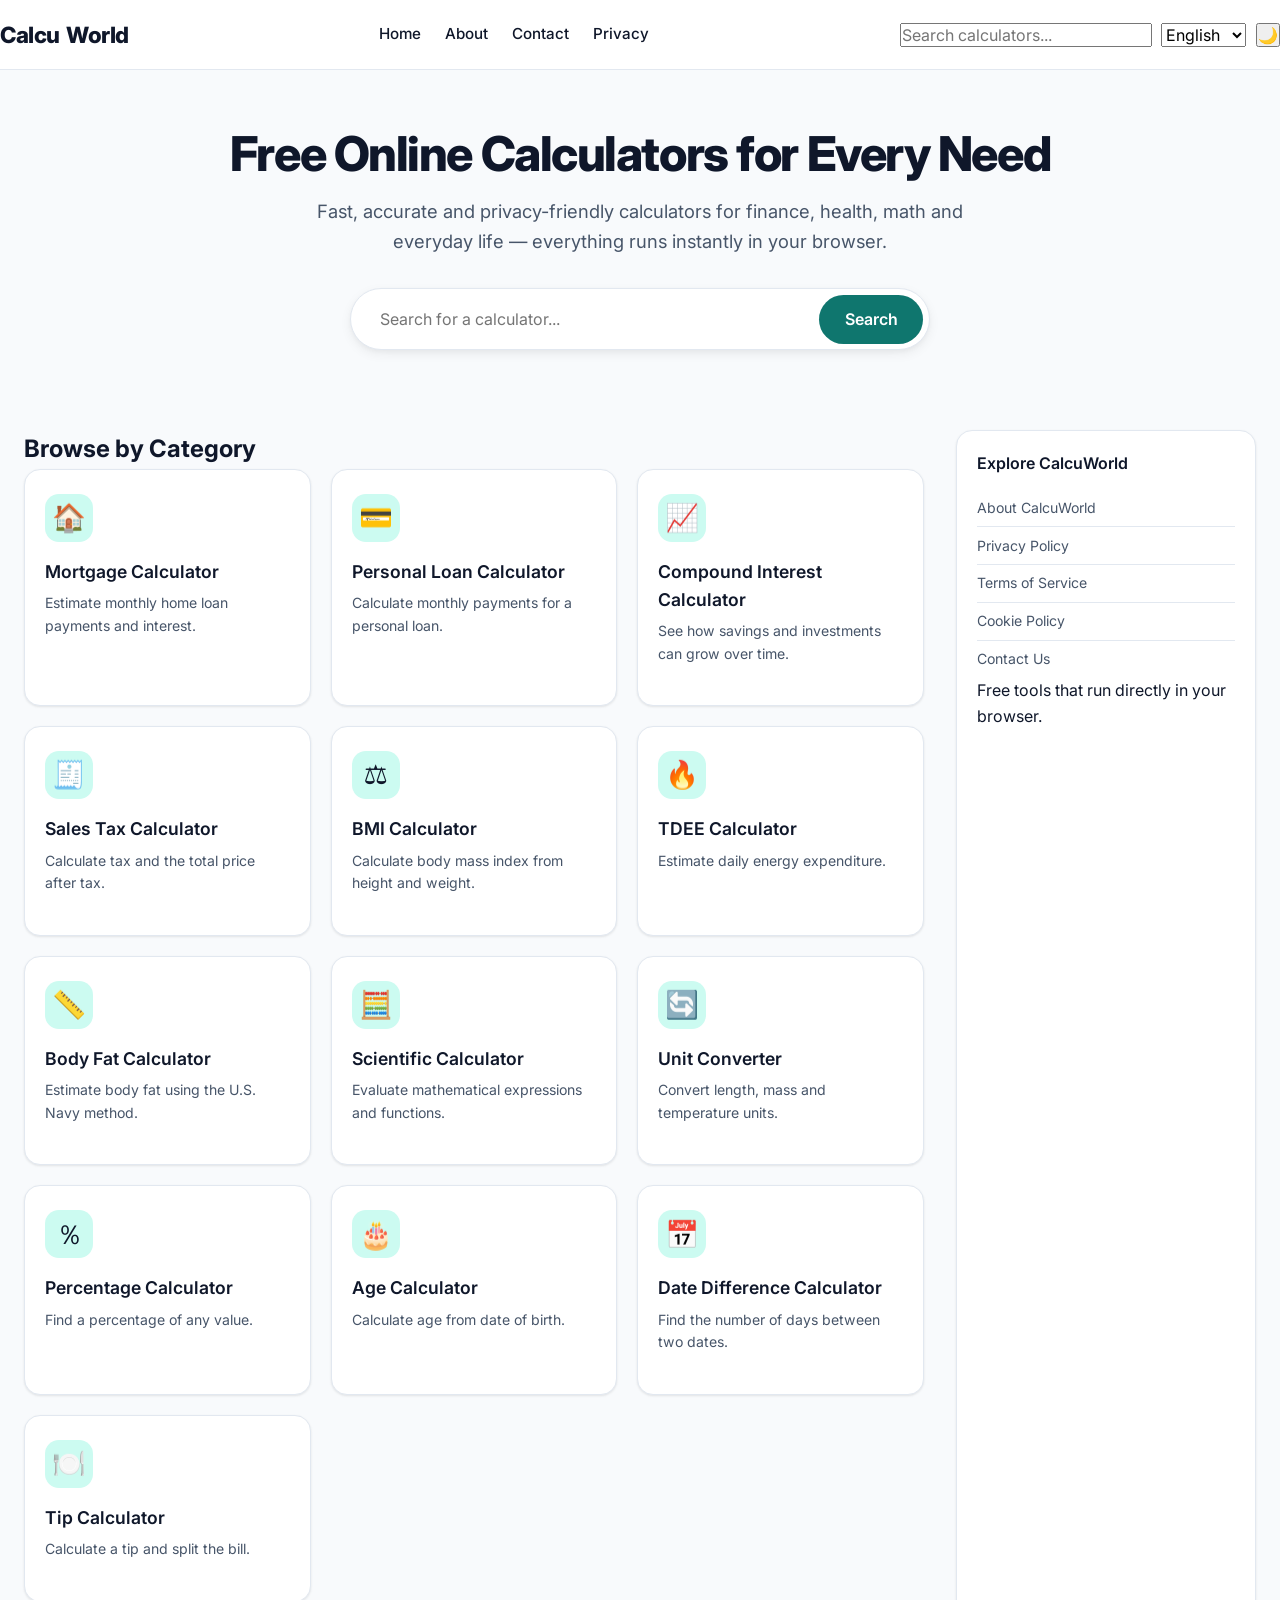
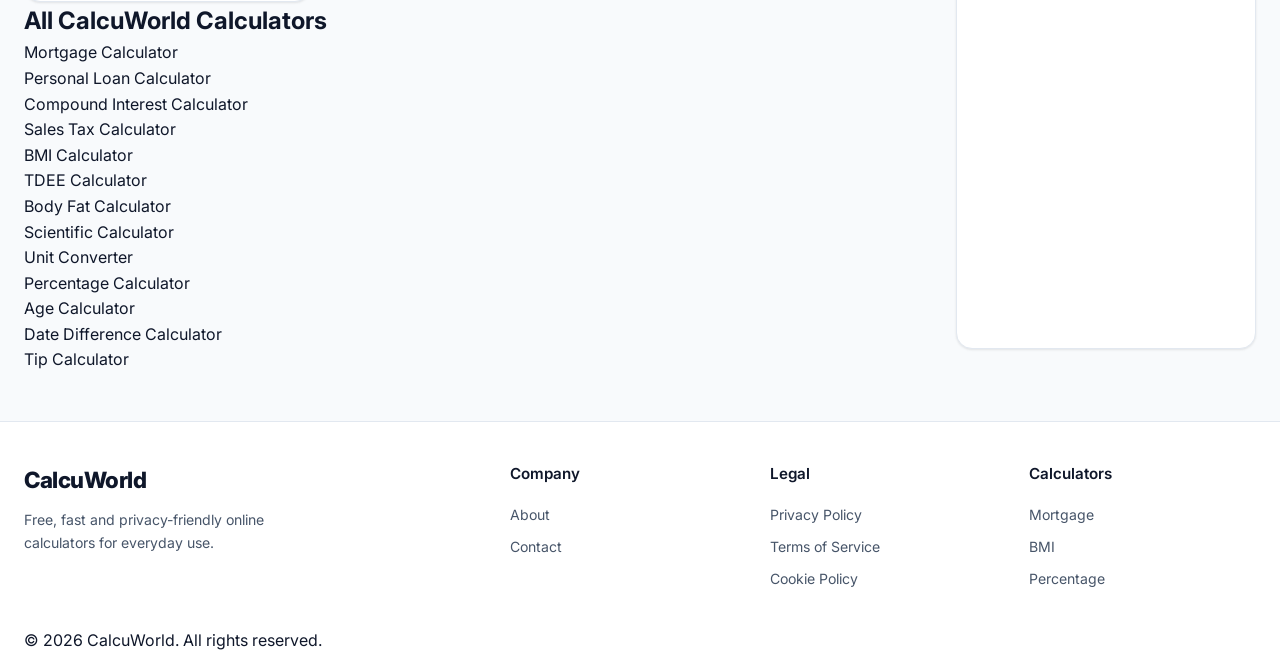
<file: index.html>
<!DOCTYPE html>
<html lang="en" dir="ltr">
<head>
  <meta charset="UTF-8">
  <meta name="viewport" content="width=device-width, initial-scale=1.0">
  <title>CalcuWorld — Free Online Calculators for Finance, Health, Math & Everyday Life</title>
  <meta name="description" content="CalcuWorld offers free online calculators for finance, health, math and everyday life. Calculate mortgage payments, BMI, TDEE, percentages, age and unit conversions instantly.">
  <meta name="author" content="CalcuWorld">
  <meta name="robots" content="index, follow">
  <meta name="theme-color" content="#0f766e">
  <link rel="canonical" href="https://www.calcuworld.xyz/">

  <meta property="og:type" content="website">
  <meta property="og:site_name" content="CalcuWorld">
  <meta property="og:title" content="CalcuWorld — Free Online Calculators">
  <meta property="og:description" content="Free, fast and privacy-friendly online calculators for finance, health, math and everyday life.">
  <meta property="og:url" content="https://www.calcuworld.xyz/">

  <meta name="twitter:card" content="summary">
  <meta name="twitter:title" content="CalcuWorld — Free Online Calculators">
  <meta name="twitter:description" content="Free online calculators for finance, health, math and everyday life.">

  <meta name="google-adsense-account" content="ca-pub-7490970860479342">

  <script async src="https://pagead2.googlesyndication.com/pagead/js/adsbygoogle.js?client=ca-pub-7490970860479342" crossorigin="anonymous"></script>

  <link rel="preconnect" href="https://fonts.googleapis.com">
  <link rel="preconnect" href="https://fonts.gstatic.com" crossorigin>
  <link href="https://fonts.googleapis.com/css2?family=Inter:wght@400;500;600;700;800&display=swap" rel="stylesheet">
  <link rel="stylesheet" href="style.css">

  <link rel="icon" href="data:image/svg+xml,%3Csvg xmlns='http://www.w3.org/2000/svg' viewBox='0 0 100 100'%3E%3Ctext y='.9em' font-size='90'%3E🧮%3C/text%3E%3C/svg%3E">

  <script type="application/ld+json">
  {
    "@context": "https://schema.org",
    "@type": "WebSite",
    "name": "CalcuWorld",
    "url": "https://www.calcuworld.xyz/",
    "description": "Free online calculators for finance, health, math and everyday life."
  }
  </script>
</head>

<body>
  <header class="site-header">
    <div class="container header-inner">
      <a class="logo" href="./" aria-label="CalcuWorld home">
        Calcu<span>World</span>
      </a>

      <button class="mobile-menu-btn" id="mobileMenuBtn" type="button" aria-label="Open menu" aria-expanded="false">
        ☰
      </button>

      <nav class="main-nav" id="main-nav" aria-label="Main navigation">
        <ul class="nav-list">
          <li class="nav-item"><a class="nav-link" href="./">Home</a></li>
          <li class="nav-item"><a class="nav-link" href="about.html">About</a></li>
          <li class="nav-item"><a class="nav-link" href="contact.html">Contact</a></li>
          <li class="nav-item"><a class="nav-link" href="privacy.html">Privacy</a></li>
        </ul>
      </nav>

      <div class="header-actions">
        <input id="globalSearch" type="search" placeholder="Search calculators..." aria-label="Search calculators">

        <select id="langSelect" aria-label="Choose language">
          <option value="en">English</option>
          <option value="ar">العربية</option>
          <option value="es">Español</option>
          <option value="fr">Français</option>
          <option value="de">Deutsch</option>
        </select>

        <button id="themeToggle" type="button" aria-label="Toggle dark mode" aria-pressed="false">
          <span class="theme-icon">🌙</span>
        </button>
      </div>
    </div>
  </header>

  <main>
    <div id="view-home">
      <section class="hero">
        <div class="container hero-inner">
          <h1 class="hero-title" data-i18n="hero.title">
            Free Online Calculators for Every Need
          </h1>

          <p class="hero-subtitle" data-i18n="hero.subtitle">
            Fast, accurate and privacy-friendly calculators for finance,
            health, math and everyday life — everything runs instantly
            in your browser.
          </p>

          <div class="hero-search">
            <input id="heroSearch" type="search" placeholder="Search for a calculator..." aria-label="Search for a calculator">
            <button id="heroSearchBtn" type="button">Search</button>
          </div>
        </div>
      </section>

      <div class="container main-grid">
        <section class="calculator-list" aria-labelledby="categories-title">
          <h2 id="categories-title" data-i18n="section.categories">
            Browse by Category
          </h2>

          <div class="cards-grid">
            <article class="category-card" data-calc="mortgage" tabindex="0" role="button">
              <div class="card-icon">🏠</div>
              <h3>Mortgage Calculator</h3>
              <p>Estimate monthly home loan payments and interest.</p>
            </article>

            <article class="category-card" data-calc="personal-loan" tabindex="0" role="button">
              <div class="card-icon">💳</div>
              <h3>Personal Loan Calculator</h3>
              <p>Calculate monthly payments for a personal loan.</p>
            </article>

            <article class="category-card" data-calc="compound-interest" tabindex="0" role="button">
              <div class="card-icon">📈</div>
              <h3>Compound Interest Calculator</h3>
              <p>See how savings and investments can grow over time.</p>
            </article>

            <article class="category-card" data-calc="sales-tax" tabindex="0" role="button">
              <div class="card-icon">🧾</div>
              <h3>Sales Tax Calculator</h3>
              <p>Calculate tax and the total price after tax.</p>
            </article>

            <article class="category-card" data-calc="bmi" tabindex="0" role="button">
              <div class="card-icon">⚖️</div>
              <h3>BMI Calculator</h3>
              <p>Calculate body mass index from height and weight.</p>
            </article>

            <article class="category-card" data-calc="tdee" tabindex="0" role="button">
              <div class="card-icon">🔥</div>
              <h3>TDEE Calculator</h3>
              <p>Estimate daily energy expenditure.</p>
            </article>

            <article class="category-card" data-calc="body-fat" tabindex="0" role="button">
              <div class="card-icon">📏</div>
              <h3>Body Fat Calculator</h3>
              <p>Estimate body fat using the U.S. Navy method.</p>
            </article>

            <article class="category-card" data-calc="scientific" tabindex="0" role="button">
              <div class="card-icon">🧮</div>
              <h3>Scientific Calculator</h3>
              <p>Evaluate mathematical expressions and functions.</p>
            </article>

            <article class="category-card" data-calc="unit-converter" tabindex="0" role="button">
              <div class="card-icon">🔄</div>
              <h3>Unit Converter</h3>
              <p>Convert length, mass and temperature units.</p>
            </article>

            <article class="category-card" data-calc="percentage" tabindex="0" role="button">
              <div class="card-icon">％</div>
              <h3>Percentage Calculator</h3>
              <p>Find a percentage of any value.</p>
            </article>

            <article class="category-card" data-calc="age" tabindex="0" role="button">
              <div class="card-icon">🎂</div>
              <h3>Age Calculator</h3>
              <p>Calculate age from date of birth.</p>
            </article>

            <article class="category-card" data-calc="date-diff" tabindex="0" role="button">
              <div class="card-icon">📅</div>
              <h3>Date Difference Calculator</h3>
              <p>Find the number of days between two dates.</p>
            </article>

            <article class="category-card" data-calc="tip" tabindex="0" role="button">
              <div class="card-icon">🍽️</div>
              <h3>Tip Calculator</h3>
              <p>Calculate a tip and split the bill.</p>
            </article>
          </div>

          <section class="calculator-directory" aria-labelledby="directory-title">
            <h2 id="directory-title">All CalcuWorld Calculators</h2>
            <ul>
              <li><a href="mortgage.html">Mortgage Calculator</a></li>
              <li><a href="personal-loan.html">Personal Loan Calculator</a></li>
              <li><a href="compound-interest.html">Compound Interest Calculator</a></li>
              <li><a href="sales-tax.html">Sales Tax Calculator</a></li>
              <li><a href="bmi.html">BMI Calculator</a></li>
              <li><a href="tdee.html">TDEE Calculator</a></li>
              <li><a href="body-fat.html">Body Fat Calculator</a></li>
              <li><a href="scientific.html">Scientific Calculator</a></li>
              <li><a href="unit-converter.html">Unit Converter</a></li>
              <li><a href="percentage.html">Percentage Calculator</a></li>
              <li><a href="age.html">Age Calculator</a></li>
              <li><a href="date-diff.html">Date Difference Calculator</a></li>
              <li><a href="tip.html">Tip Calculator</a></li>
            </ul>
          </section>

          <section class="calculator-panel" id="calculatorPanel" hidden aria-live="polite">
            <div class="panel-header">
              <h2 id="panelTitle">Calculator</h2>

              <div class="panel-actions">
                <button id="shareBtn" type="button" aria-label="Share calculator">Share</button>
                <button id="printBtn" type="button" aria-label="Print calculator">Print</button>
                <button id="closePanelBtn" type="button" aria-label="Close calculator">✕</button>
              </div>
            </div>

            <div id="panelContent"></div>
          </section>
        </section>

        <aside class="sidebar-nav">
          <h3>Explore CalcuWorld</h3>
          <ul>
            <li><a href="about.html">About CalcuWorld</a></li>
            <li><a href="privacy.html">Privacy Policy</a></li>
            <li><a href="terms.html">Terms of Service</a></li>
            <li><a href="cookies.html">Cookie Policy</a></li>
            <li><a href="contact.html">Contact Us</a></li>
          </ul>
          <p>Free tools that run directly in your browser.</p>
        </aside>
      </div>
    </div>

    <section class="container static-page" id="view-static" hidden></section>
  </main>

  <footer class="site-footer">
    <div class="container footer-grid">
      <div class="footer-brand">
        <a class="logo" href="./">CalcuWorld</a>
        <p>Free, fast and privacy-friendly online calculators for everyday use.</p>
      </div>

      <div class="footer-links">
        <h4>Company</h4>
        <ul>
          <li><a href="about.html">About</a></li>
          <li><a href="contact.html">Contact</a></li>
        </ul>
      </div>

      <div class="footer-links">
        <h4>Legal</h4>
        <ul>
          <li><a href="privacy.html">Privacy Policy</a></li>
          <li><a href="terms.html">Terms of Service</a></li>
          <li><a href="cookies.html">Cookie Policy</a></li>
        </ul>
      </div>

      <div class="footer-links">
        <h4>Calculators</h4>
        <ul>
          <li><a href="#mortgage">Mortgage</a></li>
          <li><a href="#bmi">BMI</a></li>
          <li><a href="#percentage">Percentage</a></li>
        </ul>
      </div>
    </div>

    <div class="container footer-bottom">
      <p>© <span id="year"></span> CalcuWorld. All rights reserved.</p>
    </div>
  </footer>

  <script src="app.js" defer></script>
</body>
</html>
</file>
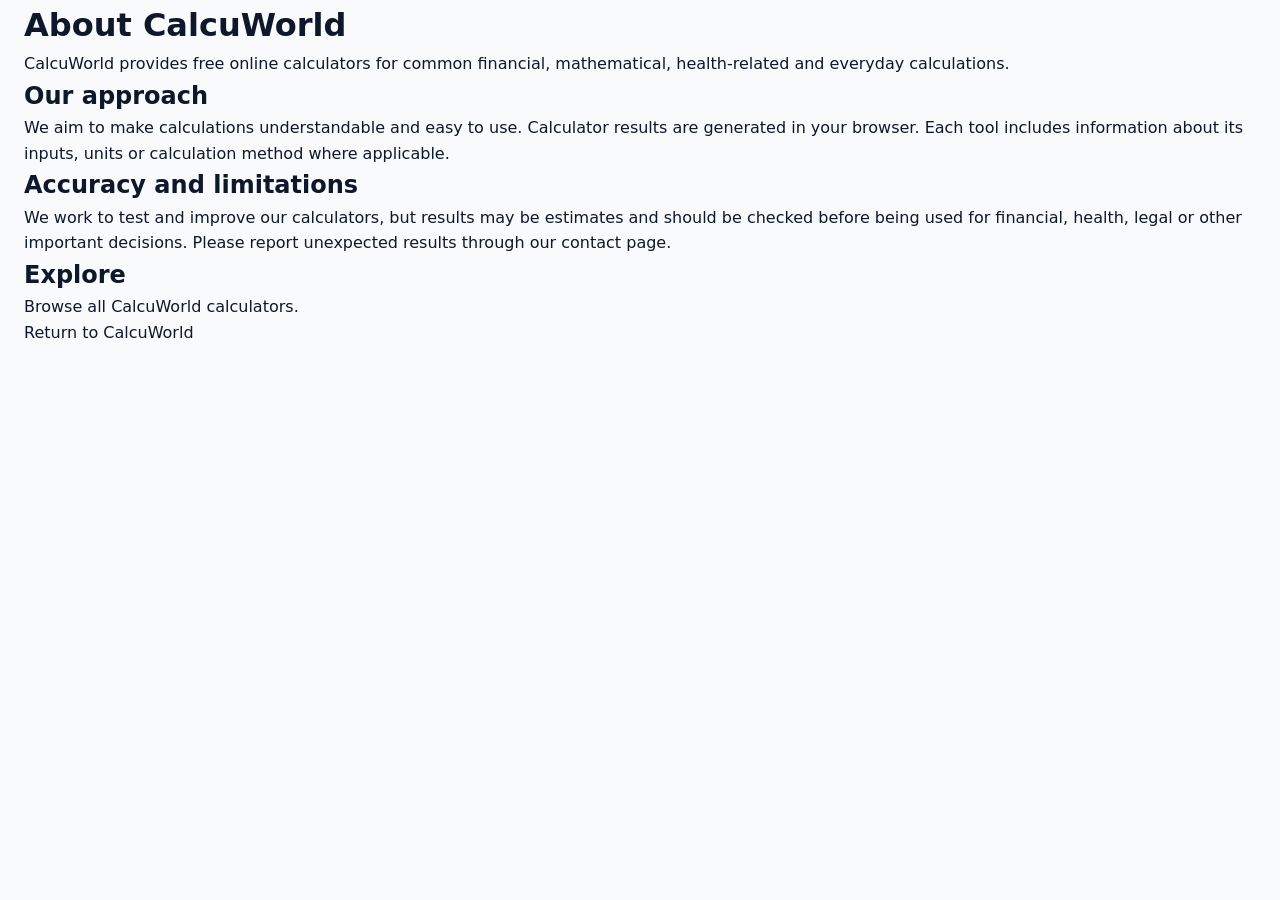
<file: about.htm>
<!DOCTYPE html>
<html lang="en">
<head>
<meta charset="UTF-8"><meta name="viewport" content="width=device-width, initial-scale=1.0">
<title>About CalcuWorld | CalcuWorld</title>
<meta name="description" content="Learn about CalcuWorld and its free browser-based calculators.">
<meta name="robots" content="index, follow">
<link rel="canonical" href="https://www.calcuworld.xyz/about.html">
<link rel="stylesheet" href="style.css">
</head>
<body><main class="container static-page">
<h1>About CalcuWorld</h1>
<p>CalcuWorld provides free online calculators for common financial, mathematical, health-related and everyday calculations.</p>
<h2>Our approach</h2><p>We aim to make calculations understandable and easy to use. Calculator results are generated in your browser. Each tool includes information about its inputs, units or calculation method where applicable.</p>
<h2>Accuracy and limitations</h2><p>We work to test and improve our calculators, but results may be estimates and should be checked before being used for financial, health, legal or other important decisions. Please report unexpected results through our contact page.</p>
<h2>Explore</h2><p><a href="index.html">Browse all CalcuWorld calculators</a>.</p>
<p><a href="index.html">Return to CalcuWorld</a></p>
</main></body></html>
</file>
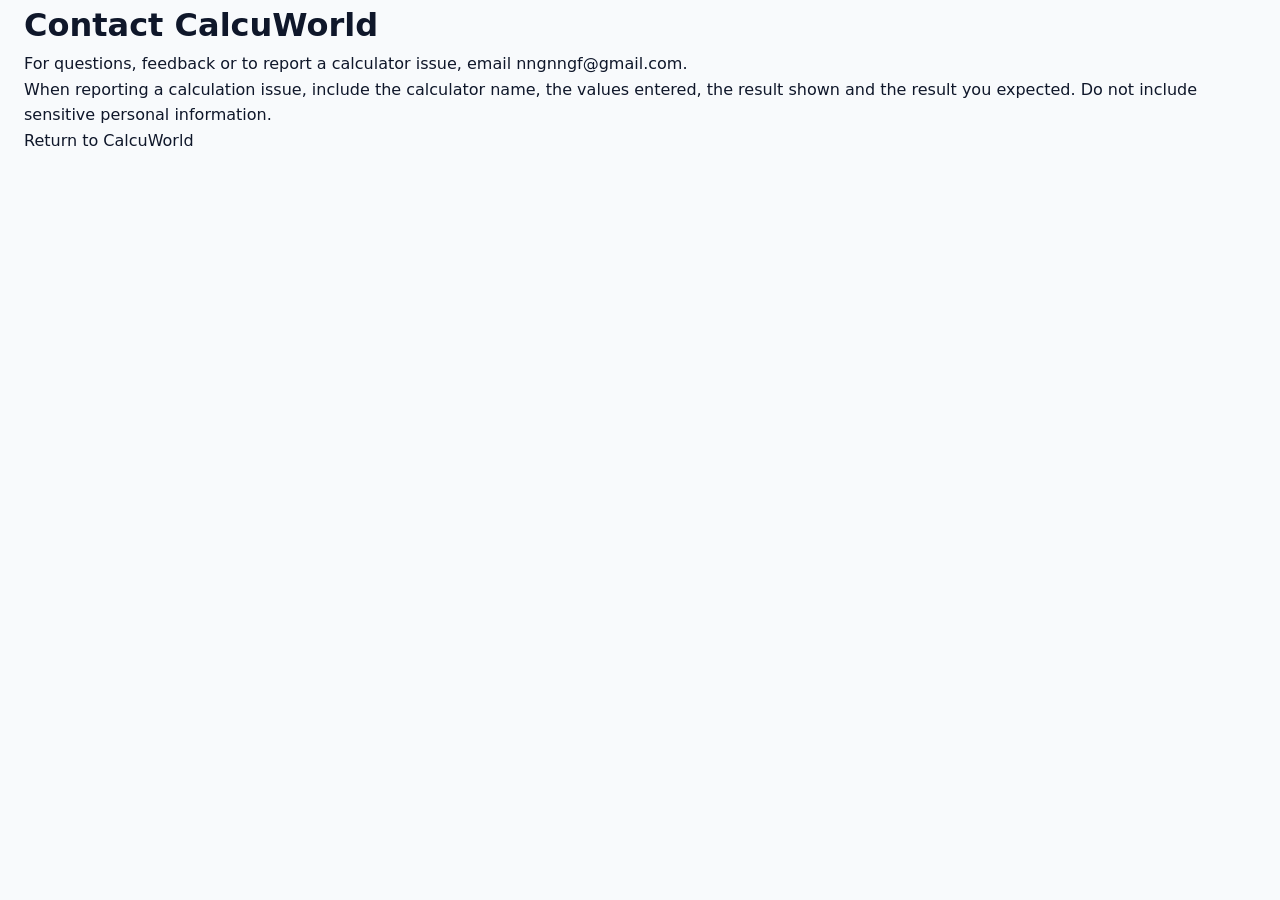
<file: contact.html>
<!DOCTYPE html>
<html lang="en">
<head>
<meta charset="UTF-8"><meta name="viewport" content="width=device-width, initial-scale=1.0">
<title>Contact CalcuWorld | CalcuWorld</title>
<meta name="description" content="Contact CalcuWorld with questions, feedback or calculator issue reports.">
<meta name="robots" content="index, follow">
<link rel="canonical" href="https://www.calcuworld.xyz/contact.html">
<link rel="stylesheet" href="style.css">
</head>
<body><main class="container static-page">
<h1>Contact CalcuWorld</h1>
<p>For questions, feedback or to report a calculator issue, email <a href="mailto:nngnngf@gmail.com">nngnngf@gmail.com</a>.</p>
<p>When reporting a calculation issue, include the calculator name, the values entered, the result shown and the result you expected. Do not include sensitive personal information.</p>
<p><a href="index.html">Return to CalcuWorld</a></p>
</main></body></html>
</file>
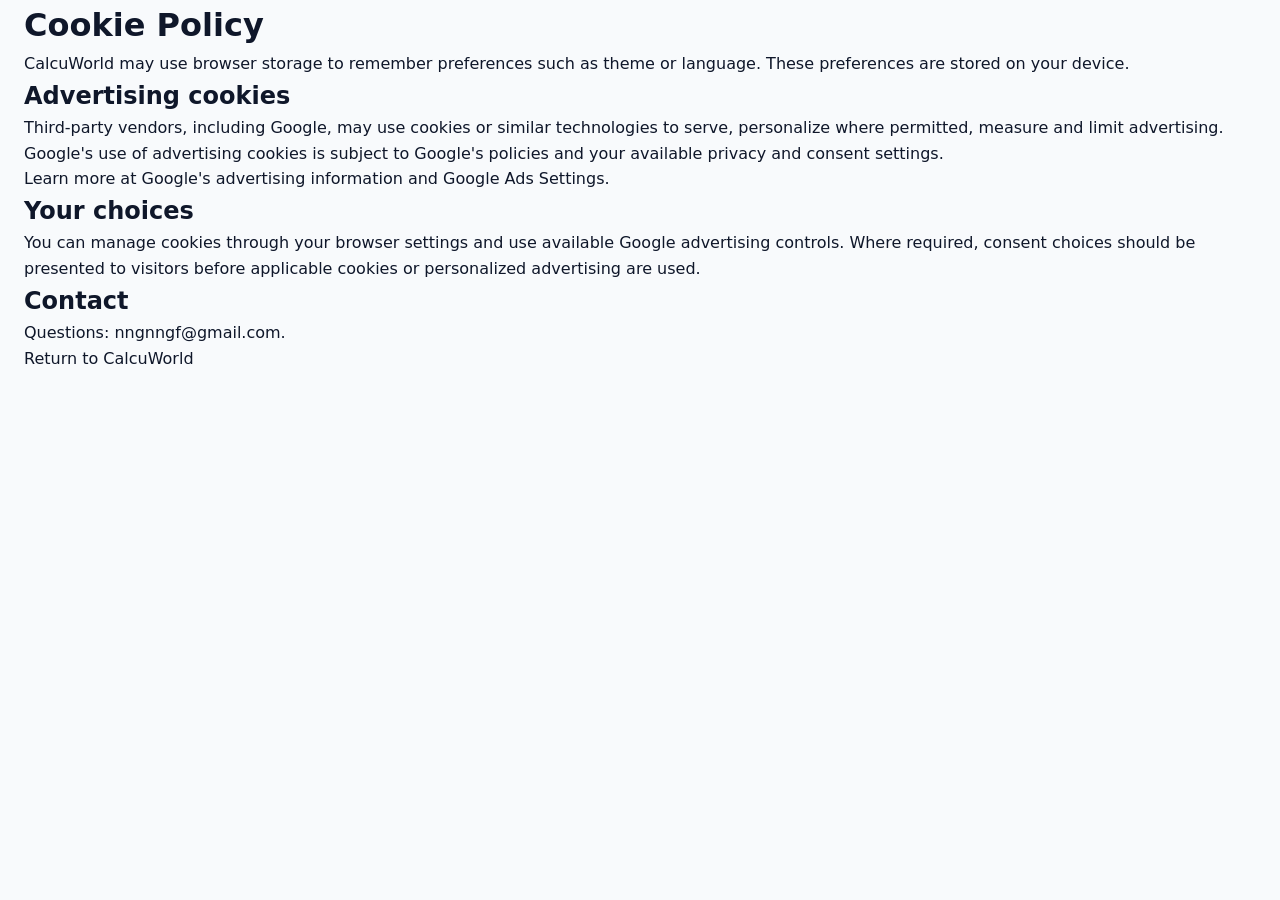
<file: cookies.html>
<!DOCTYPE html>
<html lang="en">
<head>
<meta charset="UTF-8"><meta name="viewport" content="width=device-width, initial-scale=1.0">
<title>Cookie Policy | CalcuWorld</title>
<meta name="description" content="Learn how CalcuWorld uses browser storage and advertising cookies.">
<meta name="robots" content="index, follow">
<link rel="canonical" href="https://www.calcuworld.xyz/cookies.html">
<link rel="stylesheet" href="style.css">
</head>
<body><main class="container static-page">
<h1>Cookie Policy</h1><p>CalcuWorld may use browser storage to remember preferences such as theme or language. These preferences are stored on your device.</p>
<h2>Advertising cookies</h2><p>Third-party vendors, including Google, may use cookies or similar technologies to serve, personalize where permitted, measure and limit advertising. Google's use of advertising cookies is subject to Google's policies and your available privacy and consent settings.</p>
<p>Learn more at <a href="https://policies.google.com/technologies/ads" rel="noopener noreferrer">Google's advertising information</a> and <a href="https://adssettings.google.com/" rel="noopener noreferrer">Google Ads Settings</a>.</p>
<h2>Your choices</h2><p>You can manage cookies through your browser settings and use available Google advertising controls. Where required, consent choices should be presented to visitors before applicable cookies or personalized advertising are used.</p>
<h2>Contact</h2><p>Questions: <a href="mailto:nngnngf@gmail.com">nngnngf@gmail.com</a>.</p>
<p><a href="index.html">Return to CalcuWorld</a></p>
</main></body></html>
</file>
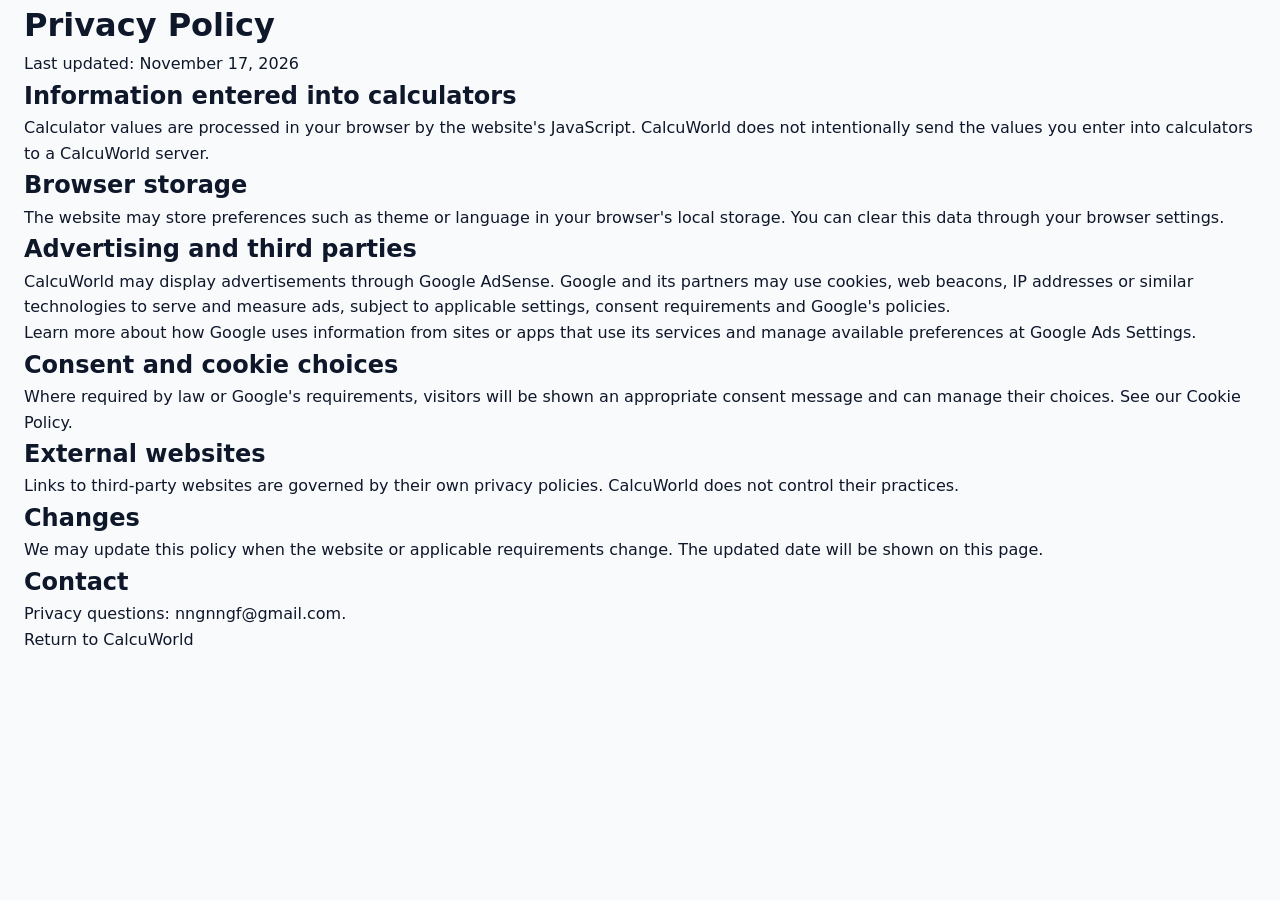
<file: privacy.html>
<!DOCTYPE html>
<html lang="en">
<head>
<meta charset="UTF-8"><meta name="viewport" content="width=device-width, initial-scale=1.0">
<title>Privacy Policy | CalcuWorld</title>
<meta name="description" content="Read how CalcuWorld handles browser preferences and third-party advertising.">
<meta name="robots" content="index, follow">
<link rel="canonical" href="https://www.calcuworld.xyz/privacy.html">
<link rel="stylesheet" href="style.css">
</head>
<body><main class="container static-page">
<h1>Privacy Policy</h1><p>Last updated: November 17, 2026</p>
<h2>Information entered into calculators</h2><p>Calculator values are processed in your browser by the website's JavaScript. CalcuWorld does not intentionally send the values you enter into calculators to a CalcuWorld server.</p>
<h2>Browser storage</h2><p>The website may store preferences such as theme or language in your browser's local storage. You can clear this data through your browser settings.</p>
<h2>Advertising and third parties</h2><p>CalcuWorld may display advertisements through Google AdSense. Google and its partners may use cookies, web beacons, IP addresses or similar technologies to serve and measure ads, subject to applicable settings, consent requirements and Google's policies.</p>
<p>Learn more about <a href="https://policies.google.com/technologies/ads" rel="noopener noreferrer">how Google uses information from sites or apps that use its services</a> and manage available preferences at <a href="https://adssettings.google.com/" rel="noopener noreferrer">Google Ads Settings</a>.</p>
<h2>Consent and cookie choices</h2><p>Where required by law or Google's requirements, visitors will be shown an appropriate consent message and can manage their choices. See our <a href="cookies.html">Cookie Policy</a>.</p>
<h2>External websites</h2><p>Links to third-party websites are governed by their own privacy policies. CalcuWorld does not control their practices.</p>
<h2>Changes</h2><p>We may update this policy when the website or applicable requirements change. The updated date will be shown on this page.</p>
<h2>Contact</h2><p>Privacy questions: <a href="mailto:nngnngf@gmail.com">nngnngf@gmail.com</a>.</p>
<p><a href="index.html">Return to CalcuWorld</a></p>
</main></body></html>
</file>
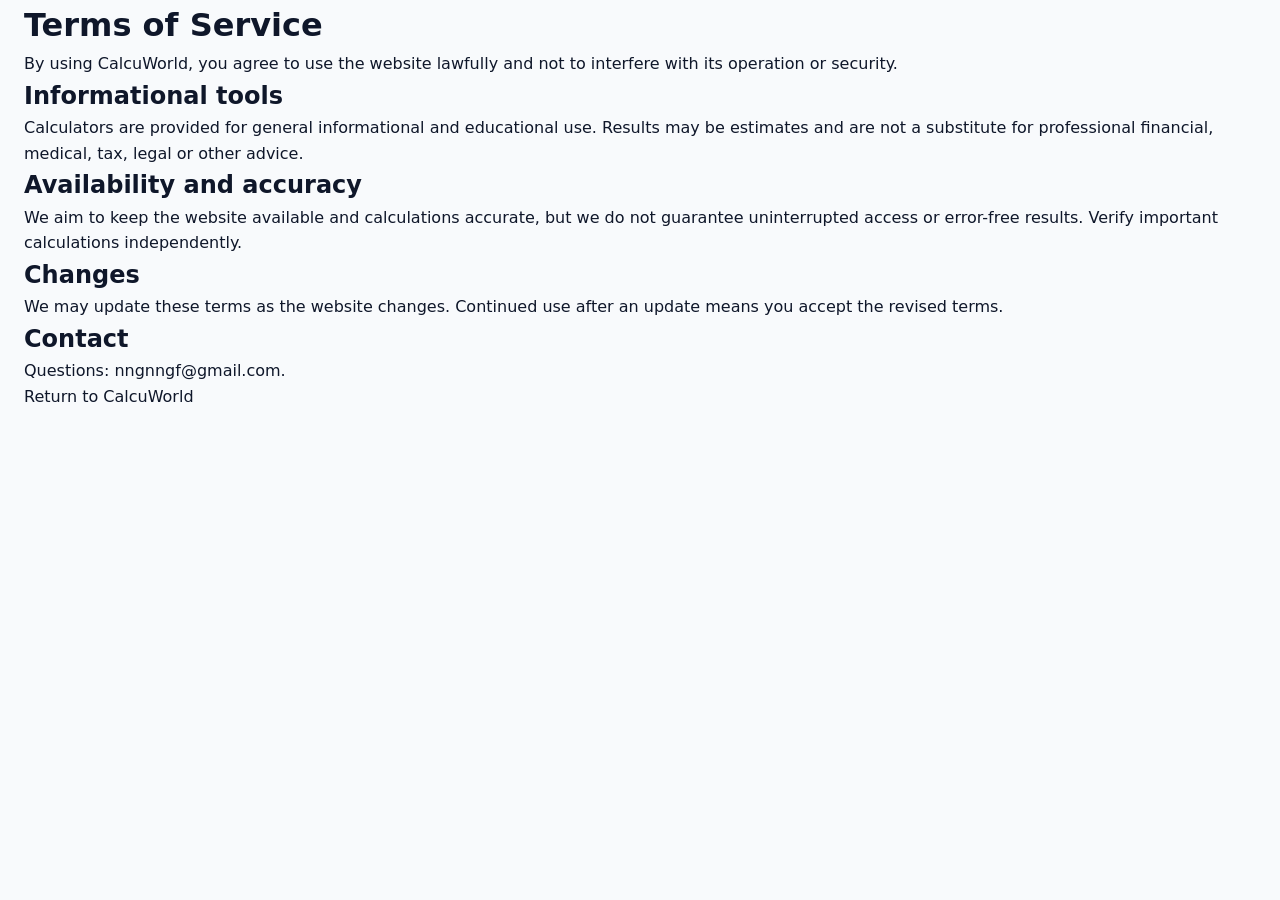
<file: terms.html>
<!DOCTYPE html>
<html lang="en">
<head>
<meta charset="UTF-8"><meta name="viewport" content="width=device-width, initial-scale=1.0">
<title>Terms of Service | CalcuWorld</title>
<meta name="description" content="Terms for using the free online calculators on CalcuWorld.">
<meta name="robots" content="index, follow">
<link rel="canonical" href="https://www.calcuworld.xyz/terms.html">
<link rel="stylesheet" href="style.css">
</head>
<body><main class="container static-page">
<h1>Terms of Service</h1><p>By using CalcuWorld, you agree to use the website lawfully and not to interfere with its operation or security.</p>
<h2>Informational tools</h2><p>Calculators are provided for general informational and educational use. Results may be estimates and are not a substitute for professional financial, medical, tax, legal or other advice.</p>
<h2>Availability and accuracy</h2><p>We aim to keep the website available and calculations accurate, but we do not guarantee uninterrupted access or error-free results. Verify important calculations independently.</p>
<h2>Changes</h2><p>We may update these terms as the website changes. Continued use after an update means you accept the revised terms.</p>
<h2>Contact</h2><p>Questions: <a href="mailto:nngnngf@gmail.com">nngnngf@gmail.com</a>.</p>
<p><a href="index.html">Return to CalcuWorld</a></p>
</main></body></html>
</file>
<file: style.css>
/* ==========================================================
   CalcuWorld — Global Styles
   Modern, responsive, dark-mode, accessible, CLS-safe
   ========================================================== */

*, *::before, *::after { box-sizing: border-box; margin: 0; padding: 0; }

:root {
  --bg-page: #f8fafc;
  --bg-card: #ffffff;
  --bg-header: #ffffff;
  --bg-input: #f1f5f9;
  --text-primary: #0f172a;
  --text-secondary: #475569;
  --border-light: #e2e8f0;
  --accent: #0f766e;
  --accent-hover: #0b5e58;
  --accent-soft: #ccfbf1;
  --accent-contrast: #ffffff;
  --danger: #dc2626;
  --success: #16a34a;
  --shadow-sm: 0 1px 3px rgba(0,0,0,.06), 0 1px 2px rgba(0,0,0,.04);
  --shadow-md: 0 4px 12px rgba(0,0,0,.06), 0 2px 4px rgba(0,0,0,.03);
  --shadow-lg: 0 10px 30px -5px rgba(0,0,0,.08), 0 8px 12px -6px rgba(0,0,0,.04);
  --radius-sm: 10px;
  --radius-md: 16px;
  --radius-lg: 22px;
  --transition: all .2s ease;
  --font-sans: 'Inter', system-ui, -apple-system, BlinkMacSystemFont, 'Segoe UI', Roboto, sans-serif;
  --ad-min-height-desktop: 100px;
  --ad-min-height-mobile: 80px;
}

body.dark {
  --bg-page: #0b1120;
  --bg-card: #111827;
  --bg-header: #0f172a;
  --bg-input: #1e293b;
  --text-primary: #f1f5f9;
  --text-secondary: #94a3b8;
  --border-light: #1e293b;
  --accent: #2dd4bf;
  --accent-hover: #5eead4;
  --accent-soft: #134e4a;
  --accent-contrast: #042f2e;
  --shadow-sm: 0 1px 3px rgba(0,0,0,.3);
  --shadow-md: 0 4px 12px rgba(0,0,0,.4);
  --shadow-lg: 0 10px 30px -5px rgba(0,0,0,.6);
}

html { scroll-behavior: smooth; }
body {
  font-family: var(--font-sans);
  background-color: var(--bg-page);
  color: var(--text-primary);
  line-height: 1.6;
  min-height: 100vh;
  display: flex;
  flex-direction: column;
  transition: background-color .25s, color .2s;
  -webkit-font-smoothing: antialiased;
}

a { color: inherit; text-decoration: none; }
ul { list-style: none; }
img { max-width: 100%; display: block; }
button { font-family: inherit; cursor: pointer; }
input, select, button { font-family: inherit; font-size: 1rem; }

.sr-only {
  position: absolute; width: 1px; height: 1px;
  padding: 0; margin: -1px; overflow: hidden;
  clip: rect(0,0,0,0); white-space: nowrap; border: 0;
}

.skip-link {
  position: absolute; top: -40px; left: 8px;
  background: var(--accent); color: var(--accent-contrast);
  padding: .5rem 1rem; border-radius: 0 0 8px 8px; z-index: 1000;
  transition: top .2s;
}
.skip-link:focus { top: 0; }

.container {
  width: 100%;
  max-width: 1280px;
  margin: 0 auto;
  padding: 0 1.5rem;
}

/* ============ HEADER ============ */
.site-header {
  background: var(--bg-header);
  border-bottom: 1px solid var(--border-light);
  position: sticky; top: 0; z-index: 100;
  transition: background .2s, border-color .2s;
}
.header-inner {
  display: flex;
  align-items: center;
  justify-content: space-between;
  gap: 1.5rem;
  padding: .9rem 0;
  flex-wrap: wrap;
}
.logo {
  display: flex; align-items: center; gap: .4rem;
  font-weight: 800; font-size: 1.4rem;
  letter-spacing: -.02em;
}
.logo-icon { font-size: 1.6rem; }
.logo-accent { color: var(--accent); }

.main-nav { flex: 1; display: flex; justify-content: center; }
.nav-list { display: flex; gap: 1.5rem; align-items: center; }
.nav-item { position: relative; }
.nav-link {
  background: none; border: none;
  font-weight: 500; font-size: .95rem;
  color: var(--text-primary);
  padding: .5rem 0;
  display: inline-flex; align-items: center; gap: .25rem;
  transition: color .15s;
}
.nav-link:hover, .nav-link:focus-visible { color: var(--accent); }
.caret { font-size: .7rem; opacity: .7; }

.dropdown {
  position: absolute; top: 100%; left: 0;
  background: var(--bg-card);
  border: 1px solid var(--border-light);
  border-radius: var(--radius-sm);
  box-shadow: var(--shadow-lg);
  min-width: 190px;
  padding: .5rem 0;
  opacity: 0; visibility: hidden;
  transform: translateY(8px);
  transition: opacity .18s, transform .18s, visibility .18s;
  z-index: 200;
}
.nav-item:hover .dropdown,
.nav-item:focus-within .dropdown {
  opacity: 1; visibility: visible; transform: translateY(0);
}
.dropdown a {
  display: block;
  padding: .5rem 1.2rem;
  font-size: .9rem;
  color: var(--text-secondary);
  transition: background .15s, color .15s;
  white-space: nowrap;
}
.dropdown a:hover, .dropdown a:focus-visible {
  background: var(--accent-soft);
  color: var(--accent);
}

.header-actions { display: flex; align-items: center; gap: .6rem; }

.header-search { position: relative; display: flex; align-items: center; }
.header-search input {
  background: var(--bg-input);
  border: 1px solid var(--border-light);
  border-radius: 40px;
  padding: .5rem 2.2rem .5rem 1rem;
  font-size: .9rem;
  color: var(--text-primary);
  width: 200px;
  outline: none;
  transition: border-color .2s, box-shadow .2s, width .2s;
}
.header-search input:focus {
  border-color: var(--accent);
  box-shadow: 0 0 0 3px rgba(13,148,136,.18);
  width: 240px;
}
.search-icon { position: absolute; right: .8rem; pointer-events: none; font-size: .9rem; opacity: .6; }

.lang-select {
  background: var(--bg-input);
  border: 1px solid var(--border-light);
  border-radius: 40px;
  padding: .45rem .7rem;
  color: var(--text-primary);
  font-size: .85rem;
  cursor: pointer;
  outline: none;
}
.lang-select:focus { border-color: var(--accent); }

.theme-toggle {
  background: var(--bg-input);
  border: 1px solid var(--border-light);
  border-radius: 40px;
  padding: .45rem .7rem;
  font-size: 1.1rem;
  transition: var(--transition);
}
.theme-toggle:hover { background: var(--accent-soft); border-color: var(--accent); }

.mobile-menu-btn {
  display: none;
  background: var(--bg-input);
  border: 1px solid var(--border-light);
  border-radius: 8px;
  padding: .45rem .65rem;
  font-size: 1.2rem;
}

/* ============ HERO ============ */
.hero { padding: 3.5rem 0 2.5rem; text-align: center; }
.hero-inner { max-width: 900px; margin: 0 auto; }
.hero-title {
  font-size: clamp(1.9rem, 5vw, 3rem);
  font-weight: 800;
  letter-spacing: -.03em;
  line-height: 1.15;
  margin-bottom: 1rem;
}
.hero-subtitle {
  color: var(--text-secondary);
  font-size: clamp(1rem, 2vw, 1.15rem);
  max-width: 680px;
  margin: 0 auto 2rem;
}
.hero-search {
  display: flex;
  max-width: 580px;
  margin: 0 auto 1.5rem;
  background: var(--bg-card);
  border: 1px solid var(--border-light);
  border-radius: 60px;
  padding: .35rem .35rem .35rem 1.4rem;
  box-shadow: var(--shadow-md);
  transition: border-color .2s, box-shadow .2s;
}
.hero-search:focus-within {
  border-color: var(--accent);
  box-shadow: 0 0 0 4px rgba(13,148,136,.15), var(--shadow-md);
}
.hero-search input {
  flex: 1; border: none; background: transparent;
  padding: .9rem .4rem; font-size: 1rem;
  color: var(--text-primary); outline: none;
}
.hero-search button {
  background: var(--accent);
  color: var(--accent-contrast);
  border: none;
  border-radius: 50px;
  padding: .85rem 1.6rem;
  font-weight: 600;
  transition: background .18s;
  white-space: nowrap;
}
.hero-search button:hover { background: var(--accent-hover); }

.quick-links { display: flex; flex-wrap: wrap; gap: .6rem; justify-content: center; }
.quick-link {
  background: var(--bg-card);
  border: 1px solid var(--border-light);
  border-radius: 40px;
  padding: .45rem 1.1rem;
  font-size: .85rem; font-weight: 500;
  color: var(--text-secondary);
  transition: var(--transition);
}
.quick-link:hover, .quick-link:focus-visible {
  border-color: var(--accent);
  color: var(--accent);
  background: var(--accent-soft);
}

/* ============ ADS — CLS-safe (reserved height) ============ */
.ad-slot {
  background: var(--bg-input);
  border: 1px dashed var(--border-light);
  border-radius: var(--radius-sm);
  min-height: var(--ad-min-height-desktop);
  display: flex; align-items: center; justify-content: center;
  margin: 1.5rem 0;
  position: relative;
  overflow: hidden;
  contain: layout style;
}
.ad-slot .ad-label {
  font-size: .7rem; letter-spacing: .1em;
  text-transform: uppercase;
  color: var(--text-secondary);
  opacity: .6;
}
.ad-header { min-height: 100px; }
.ad-in-article { min-height: 120px; margin: 2rem 0; }
.ad-sidebar { min-height: 250px; margin: 0 0 1.5rem; }

/* ============ MAIN GRID ============ */
.main-grid {
  display: grid;
  grid-template-columns: minmax(0,1fr) 300px;
  gap: 2rem;
  padding-top: 1rem;
  padding-bottom: 3rem;
}
.content-col { min-width: 0; }

.section-title {
  font-size: 1.7rem; font-weight: 700;
  letter-spacing: -.02em;
  margin-bottom: 1.5rem;
}

/* ============ CATEGORY CARDS ============ */
.cards-grid {
  display: grid;
  grid-template-columns: repeat(auto-fill, minmax(230px, 1fr));
  gap: 1.25rem;
}
.category-card {
  background: var(--bg-card);
  border: 1px solid var(--border-light);
  border-radius: var(--radius-md);
  padding: 1.5rem 1.25rem;
  cursor: pointer;
  display: flex; flex-direction: column;
  box-shadow: var(--shadow-sm);
  transition: transform .18s, box-shadow .2s, border-color .2s;
}
.category-card:hover,
.category-card:focus-visible {
  transform: translateY(-4px);
  box-shadow: var(--shadow-md);
  border-color: var(--accent);
  outline: none;
}
.card-icon {
  font-size: 1.7rem;
  width: 3rem; height: 3rem;
  display: flex; align-items: center; justify-content: center;
  background: var(--accent-soft);
  border-radius: 14px;
  margin-bottom: 1rem;
}
.category-card h3 { font-size: 1.1rem; font-weight: 600; margin-bottom: .4rem; }
.category-card p { font-size: .88rem; color: var(--text-secondary); flex: 1; margin-bottom: 1rem; }
.card-badge {
  align-self: flex-start;
  background: var(--accent-soft);
  color: var(--accent);
  font-size: .72rem; font-weight: 600;
  padding: .2rem .75rem;
  border-radius: 40px;
  text-transform: uppercase;
  letter-spacing: .05em;
}

/* ============ CALCULATOR PANEL ============ */
.calculator-panel {
  background: var(--bg-card);
  border: 1px solid var(--border-light);
  border-radius: var(--radius-md);
  padding: 1.75rem;
  margin-top: 2rem;
  box-shadow: var(--shadow-lg);
  animation: panelIn .25s ease;
}
@keyframes panelIn {
  from { opacity: 0; transform: translateY(10px); }
  to   { opacity: 1; transform: translateY(0); }
}
.panel-header {
  display: flex; justify-content: space-between; align-items: center;
  gap: 1rem; flex-wrap: wrap;
  margin-bottom: 1.5rem;
  padding-bottom: 1rem;
  border-bottom: 1px solid var(--border-light);
}
.panel-header h2 { font-size: 1.35rem; font-weight: 700; }
.panel-actions { display: flex; gap: .5rem; flex-wrap: wrap; }

.btn-ghost, .btn-close {
  background: var(--bg-input);
  border: 1px solid var(--border-light);
  border-radius: 30px;
  padding: .4rem .9rem;
  font-size: .82rem; font-weight: 500;
  color: var(--text-primary);
  transition: var(--transition);
  display: inline-flex; align-items: center; gap: .35rem;
}
.btn-ghost:hover { border-color: var(--accent); background: var(--accent-soft); }
.btn-close { padding: .4rem .7rem; border-radius: 50%; font-size: .9rem; }
.btn-close:hover { background: var(--danger); color: #fff; border-color: var(--danger); }

/* ============ FORM ELEMENTS ============ */
.input-group { margin-bottom: 1.1rem; }
.input-group label {
  display: block;
  font-size: .85rem;
  font-weight: 500;
  color: var(--text-secondary);
  margin-bottom: .4rem;
}
.input-group input,
.input-group select {
  width: 100%;
  background: var(--bg-input);
  border: 1px solid var(--border-light);
  border-radius: 12px;
  padding: .75rem 1rem;
  font-size: .95rem;
  color: var(--text-primary);
  outline: none;
  transition: border-color .15s, box-shadow .15s;
}
.input-group input:focus,
.input-group select:focus {
  border-color: var(--accent);
  box-shadow: 0 0 0 3px rgba(13,148,136,.15);
}
.input-group input.invalid {
  border-color: var(--danger);
  box-shadow: 0 0 0 3px rgba(220,38,38,.15);
}
.input-error {
  color: var(--danger);
  font-size: .78rem;
  margin-top: .3rem;
  display: block;
  min-height: 1em;
}
.input-row { display: grid; grid-template-columns: 1fr 1fr; gap: .8rem; }

/* ============ RESULTS ============ */
.result-box {
  background: var(--accent-soft);
  border-left: 4px solid var(--accent);
  border-radius: 12px;
  padding: 1.1rem 1.25rem;
  margin-top: 1.25rem;
  display: flex; justify-content: space-between; align-items: center;
  gap: .5rem; flex-wrap: wrap;
  font-weight: 600;
  font-size: 1rem;
}
.result-box .result-value {
  color: var(--accent);
  font-size: 1.5rem;
  font-weight: 700;
  font-variant-numeric: tabular-nums;
}
.result-box .result-unit { font-size: .85rem; opacity: .8; font-weight: 500; }

.steps-note {
  margin-top: 1.25rem;
  padding-top: 1rem;
  border-top: 1px solid var(--border-light);
  font-size: .88rem;
  color: var(--text-secondary);
}
.steps-note strong { color: var(--text-primary); }
.steps-note code {
  background: var(--bg-input);
  padding: .1rem .4rem;
  border-radius: 4px;
  font-size: .85em;
}

/* ============ SIDEBAR ============ */
.sidebar { min-width: 0; }
.sidebar-nav {
  background: var(--bg-card);
  border: 1px solid var(--border-light);
  border-radius: var(--radius-md);
  padding: 1.25rem;
  box-shadow: var(--shadow-sm);
  margin-bottom: 1.5rem;
}
.sidebar-nav h3 { font-size: 1rem; font-weight: 600; margin-bottom: .8rem; }
.sidebar-nav ul li a {
  display: block;
  padding: .45rem 0;
  font-size: .88rem;
  color: var(--text-secondary);
  border-bottom: 1px solid var(--border-light);
  transition: color .15s;
}
.sidebar-nav ul li:last-child a { border-bottom: none; }
.sidebar-nav ul li a:hover { color: var(--accent); }

/* ============ EDUCATIONAL ============ */
.edu-section { margin-top: 3rem; }
.edu-grid {
  display: grid;
  grid-template-columns: repeat(auto-fit, minmax(260px, 1fr));
  gap: 1.25rem;
}
.edu-card {
  background: var(--bg-card);
  border: 1px solid var(--border-light);
  border-radius: var(--radius-md);
  padding: 1.4rem;
  box-shadow: var(--shadow-sm);
}
.edu-card h3 { font-size: 1.05rem; font-weight: 600; margin-bottom: .6rem; }
.edu-card p { font-size: .88rem; color: var(--text-secondary); line-height: 1.65; }

/* ============ FAQ ============ */
.faq-list { display: grid; gap: .8rem; }
.faq-item {
  background: var(--bg-card);
  border: 1px solid var(--border-light);
  border-radius: var(--radius-sm);
  padding: .9rem 1.2rem;
  box-shadow: var(--shadow-sm);
}
.faq-item summary {
  font-weight: 600;
  cursor: pointer;
  list-style: none;
  position: relative;
  padding-right: 1.5rem;
}
.faq-item summary::-webkit-details-marker { display: none; }
.faq-item summary::after {
  content: '+';
  position: absolute;
  right: 0; top: 50%;
  transform: translateY(-50%);
  font-size: 1.2rem;
  color: var(--accent);
  transition: transform .2s;
}
.faq-item[open] summary::after { content: '−'; }
.faq-item p { margin-top: .7rem; font-size: .9rem; color: var(--text-secondary); }

/* ============ STATIC VIEW (legal pages) ============ */
.static-view {
  max-width: 820px;
  padding: 3rem 1.5rem 4rem;
  line-height: 1.7;
}
.static-view h1 {
  font-size: clamp(1.8rem, 4vw, 2.4rem);
  font-weight: 800;
  margin-bottom: .5rem;
}
.static-view .updated {
  color: var(--text-secondary);
  font-size: .88rem;
  margin-bottom: 2rem;
}
.static-view h2 {
  font-size: 1.3rem;
  font-weight: 700;
  margin: 2rem 0 .8rem;
}
.static-view p, .static-view ul { margin-bottom: 1rem; color: var(--text-secondary); }
.static-view ul { padding-left: 1.4rem; list-style: disc; }
.static-view ul li { margin-bottom: .4rem; }
.static-view a { color: var(--accent); text-decoration: underline; }
.static-view code {
  background: var(--bg-input);
  padding: .1rem .4rem;
  border-radius: 4px;
  font-size: .9em;
}

/* ============ FOOTER ============ */
.site-footer {
  background: var(--bg-header);
  border-top: 1px solid var(--border-light);
  padding: 2.5rem 0 0;
  margin-top: auto;
}
.footer-grid {
  display: grid;
  grid-template-columns: 2fr 1fr 1fr 1fr;
  gap: 2rem;
  padding-bottom: 2rem;
}
.footer-brand p {
  font-size: .88rem;
  color: var(--text-secondary);
  margin-top: .7rem;
  max-width: 280px;
}
.footer-links h4 { font-size: .95rem; font-weight: 600; margin-bottom: .8rem; }
.footer-links ul li a {
  display: block;
  padding: .3rem 0;
  font-size: .88rem;
  color: var(--text-secondary);
  transition: color .15s;
}
.footer-links ul li a:hover { color: var(--accent); }

.copyright {
  border-top: 1px solid var(--border-light);
  padding: 1.25rem 0;
  text-align: center;
  font-size: .82rem;
  color: var(--text-secondary);
}
.copyright .disclaimer { font-size: .78rem; opacity: .8; margin-top: .4rem; }

/* ============ RESPONSIVE ============ */
@media (max-width: 1024px) {
  .main-grid { grid-template-columns: 1fr; }
  .sidebar { display: none; }
  .footer-grid { grid-template-columns: 1fr 1fr; }
  .ad-slot { min-height: var(--ad-min-height-mobile); }
}

@media (max-width: 860px) {
  .main-nav { display: none; }
  .main-nav.open { display: block; }
  .mobile-menu-btn { display: inline-flex; }
  .header-search input { width: 160px; }
  .header-search input:focus { width: 200px; }
}

@media (max-width: 640px) {
  .container { padding: 0 1rem; }
  .header-inner { gap: .6rem; }
  .header-search { display: none; }
  .hero { padding: 2.5rem 0 2rem; }
  .hero-search {
    flex-direction: column;
    background: transparent;
    border: none;
    box-shadow: none;
    padding: 0;
    gap: .6rem;
  }
  .hero-search input {
    width: 100%;
    background: var(--bg-card);
    border: 1px solid var(--border-light);
    border-radius: 60px;
    padding: .85rem 1.2rem;
  }
  .hero-search button { width: 100%; padding: .85rem; }
  .cards-grid { grid-template-columns: 1fr; }
  .input-row { grid-template-columns: 1fr; }
  .panel-header { flex-direction: column; align-items: flex-start; }
  .footer-grid { grid-template-columns: 1fr; gap: 1.5rem; }
  .result-box { flex-direction: column; align-items: flex-start; }
}

@media (prefers-reduced-motion: reduce) {
  *, *::before, *::after {
    animation-duration: .01ms !important;
    transition-duration: .01ms !important;
    scroll-behavior: auto !important;
  }
}

/* RTL */
[dir="rtl"] .header-inner { direction: rtl; }
[dir="rtl"] .search-icon { right: auto; left: .8rem; }
[dir="rtl"] .header-search input { padding: .5rem 1rem .5rem 2.2rem; }
[dir="rtl"] .dropdown { left: auto; right: 0; }
[dir="rtl"] .result-box { border-left: none; border-right: 4px solid var(--accent); }
[dir="rtl"] .static-view ul { padding-left: 0; padding-right: 1.4rem; }
</file>
